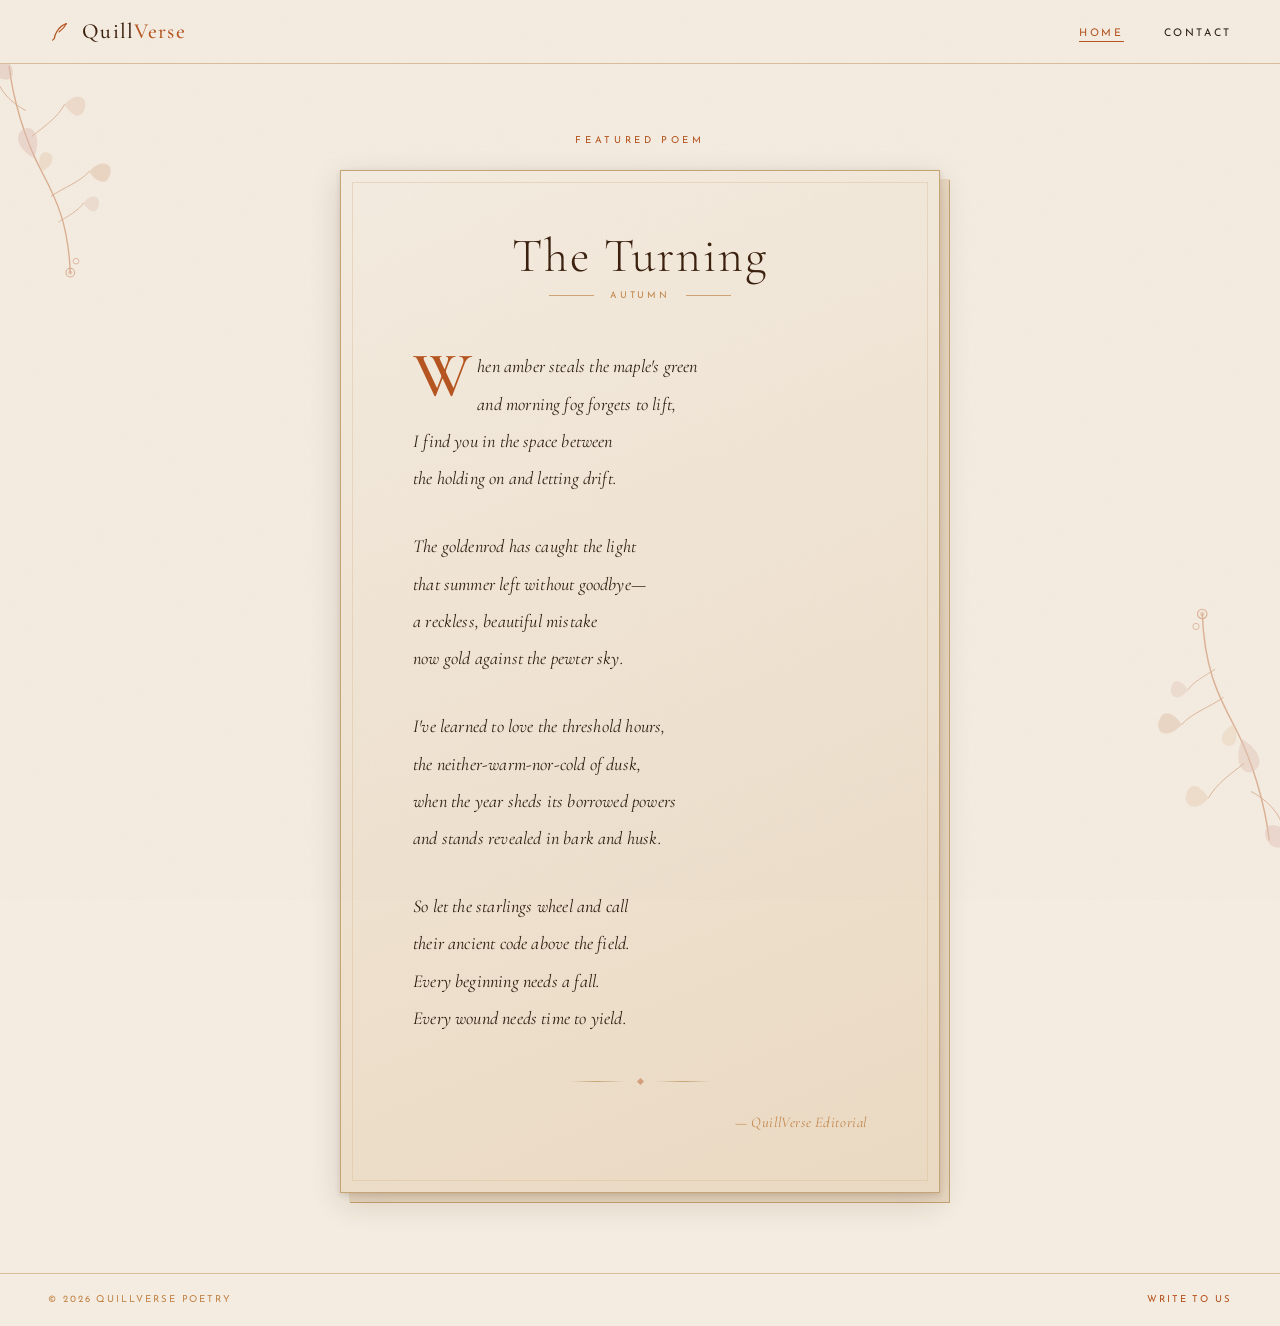
<file: index.html>
<!DOCTYPE html>
<html lang="en">
<head>
  <meta charset="UTF-8">
  <meta name="viewport" content="width=device-width, initial-scale=1.0">
  <title>QuillVerse — A Poetry Journal</title>
  <meta name="description" content="QuillVerse: poems shaped from silence and season.">
  <link rel="preconnect" href="https://fonts.googleapis.com">
  <link rel="preconnect" href="https://fonts.gstatic.com" crossorigin>
  <link href="https://fonts.googleapis.com/css2?family=Cormorant+Garamond:ital,wght@0,300;0,400;0,500;0,600;1,300;1,400;1,500&family=Josefin+Sans:wght@300;400;600&display=swap" rel="stylesheet">
  <link rel="stylesheet" href="style.css">
</head>
<body>

  <!-- Botanical corner decorations -->
  <div class="botanicals" aria-hidden="true">
    <!-- Top-left sprig -->
    <svg class="bot bot-tl" viewBox="0 0 220 270" fill="none" xmlns="http://www.w3.org/2000/svg">
      <path d="M18,12 C22,46 34,88 52,122 C68,152 80,178 82,228" stroke="#b5531e" stroke-width="1.4" stroke-linecap="round" fill="none"/>
      <path d="M35,58 C20,50 8,38 4,22" stroke="#b5531e" stroke-width="0.9" stroke-linecap="round" fill="none"/>
      <path d="M4,22 C-4,7 10,-2 19,10 C26,20 20,32 4,22Z" fill="#c4857a" fill-opacity="0.52"/>
      <path d="M42,85 C56,74 68,66 76,52" stroke="#b5531e" stroke-width="0.9" stroke-linecap="round" fill="none"/>
      <path d="M76,52 C88,37 103,44 96,59 C90,70 80,58 76,52Z" fill="#d4956a" fill-opacity="0.46"/>
      <path d="M44,108 C30,100 22,87 31,79 C40,71 54,82 44,108Z" fill="#c4857a" fill-opacity="0.48"/>
      <path d="M62,148 C76,138 91,134 102,122" stroke="#b5531e" stroke-width="0.9" stroke-linecap="round" fill="none"/>
      <path d="M102,122 C115,107 130,114 122,129 C116,139 104,127 102,122Z" fill="#b5531e" fill-opacity="0.36"/>
      <path d="M52,122 C46,110 51,98 60,103 C67,107 62,118 52,122Z" fill="#d4956a" fill-opacity="0.42"/>
      <circle cx="82" cy="228" r="4.5" stroke="#b5531e" stroke-width="1.1" fill="none"/>
      <circle cx="82" cy="228" r="2.2" fill="#b5531e" fill-opacity="0.48"/>
      <circle cx="88" cy="216" r="3" stroke="#b5531e" stroke-width="0.8" fill="none"/>
      <path d="M70,175 C80,168 90,164 96,155" stroke="#b5531e" stroke-width="0.8" stroke-linecap="round" fill="none"/>
      <path d="M96,155 C104,143 116,148 111,160 C107,169 98,160 96,155Z" fill="#c4857a" fill-opacity="0.38"/>
    </svg>
    <!-- Bottom-right (mirrored via rotate 180 in CSS) -->
    <svg class="bot bot-br" viewBox="0 0 220 270" fill="none" xmlns="http://www.w3.org/2000/svg">
      <path d="M18,12 C22,46 34,88 52,122 C68,152 80,178 82,228" stroke="#b5531e" stroke-width="1.4" stroke-linecap="round" fill="none"/>
      <path d="M35,58 C20,50 8,38 4,22" stroke="#b5531e" stroke-width="0.9" stroke-linecap="round" fill="none"/>
      <path d="M4,22 C-4,7 10,-2 19,10 C26,20 20,32 4,22Z" fill="#c4857a" fill-opacity="0.52"/>
      <path d="M42,85 C56,74 68,66 76,52" stroke="#b5531e" stroke-width="0.9" stroke-linecap="round" fill="none"/>
      <path d="M76,52 C88,37 103,44 96,59 C90,70 80,58 76,52Z" fill="#d4956a" fill-opacity="0.46"/>
      <path d="M44,108 C30,100 22,87 31,79 C40,71 54,82 44,108Z" fill="#c4857a" fill-opacity="0.48"/>
      <path d="M62,148 C76,138 91,134 102,122" stroke="#b5531e" stroke-width="0.9" stroke-linecap="round" fill="none"/>
      <path d="M102,122 C115,107 130,114 122,129 C116,139 104,127 102,122Z" fill="#b5531e" fill-opacity="0.36"/>
      <path d="M52,122 C46,110 51,98 60,103 C67,107 62,118 52,122Z" fill="#d4956a" fill-opacity="0.42"/>
      <circle cx="82" cy="228" r="4.5" stroke="#b5531e" stroke-width="1.1" fill="none"/>
      <circle cx="82" cy="228" r="2.2" fill="#b5531e" fill-opacity="0.48"/>
      <circle cx="88" cy="216" r="3" stroke="#b5531e" stroke-width="0.8" fill="none"/>
      <path d="M70,175 C80,168 90,164 96,155" stroke="#b5531e" stroke-width="0.8" stroke-linecap="round" fill="none"/>
      <path d="M96,155 C104,143 116,148 111,160 C107,169 98,160 96,155Z" fill="#c4857a" fill-opacity="0.38"/>
    </svg>
  </div>

  <!-- Navigation -->
  <nav class="site-nav" role="navigation" aria-label="Main">
    <a href="index.html" class="nav-logo" aria-label="QuillVerse home">
      <svg class="logo-quill" viewBox="0 0 24 24" fill="none" xmlns="http://www.w3.org/2000/svg" aria-hidden="true">
        <path d="M20 4C20 4 14 6 10 12C8 15 7 18 7 20" stroke="currentColor" stroke-width="1.3" stroke-linecap="round"/>
        <path d="M20 4C18 8 16 10 12 13" stroke="currentColor" stroke-width="1.3" stroke-linecap="round"/>
        <path d="M7 20L5 22" stroke="currentColor" stroke-width="1.3" stroke-linecap="round"/>
        <path d="M10 12C9 14 7.5 17 7 20" stroke="currentColor" stroke-width="1" stroke-linecap="round" opacity="0.5"/>
      </svg>
      <span class="logo-wordmark">Quill<span>Verse</span></span>
    </a>
    <ul class="nav-links" role="list">
      <li><a href="index.html" class="nav-link" aria-current="page">Home</a></li>
      <li><a href="contact.html" class="nav-link">Contact</a></li>
    </ul>
  </nav>

  <!-- Main content -->
  <main class="poem-page">

    <p class="poem-eyebrow">Featured Poem</p>

    <article class="poem-card card" aria-label="The Turning, a poem">

      <header>
        <h1 class="poem-title">The Turning</h1>
        <div class="poem-meta" aria-label="Season: Autumn">
          <span class="meta-rule" aria-hidden="true"></span>
          <span class="meta-label">Autumn</span>
          <span class="meta-rule" aria-hidden="true"></span>
        </div>
      </header>

      <div class="poem-body">

        <div class="stanza">
          <p>When amber steals the maple's green</p>
          <p>and morning fog forgets to lift,</p>
          <p>I find you in the space between</p>
          <p>the holding on and letting drift.</p>
        </div>

        <div class="stanza">
          <p>The goldenrod has caught the light</p>
          <p>that summer left without goodbye—</p>
          <p>a reckless, beautiful mistake</p>
          <p>now gold against the pewter sky.</p>
        </div>

        <div class="stanza">
          <p>I've learned to love the threshold hours,</p>
          <p>the neither-warm-nor-cold of dusk,</p>
          <p>when the year sheds its borrowed powers</p>
          <p>and stands revealed in bark and husk.</p>
        </div>

        <div class="stanza">
          <p>So let the starlings wheel and call</p>
          <p>their ancient code above the field.</p>
          <p>Every beginning needs a fall.</p>
          <p>Every wound needs time to yield.</p>
        </div>

      </div>

      <footer>
        <div class="poem-ornament" aria-hidden="true">
          <span class="ornament-rule"></span>
          <span class="ornament-gem"></span>
          <span class="ornament-rule"></span>
        </div>
        <p class="poem-attribution">— QuillVerse Editorial</p>
      </footer>

    </article>
  </main>

  <!-- Site footer -->
  <footer class="site-footer">
    <span class="footer-copy">&copy; 2026 QuillVerse Poetry</span>
    <a href="contact.html" class="footer-cta">Write to us</a>
  </footer>

</body>
</html>
</file>
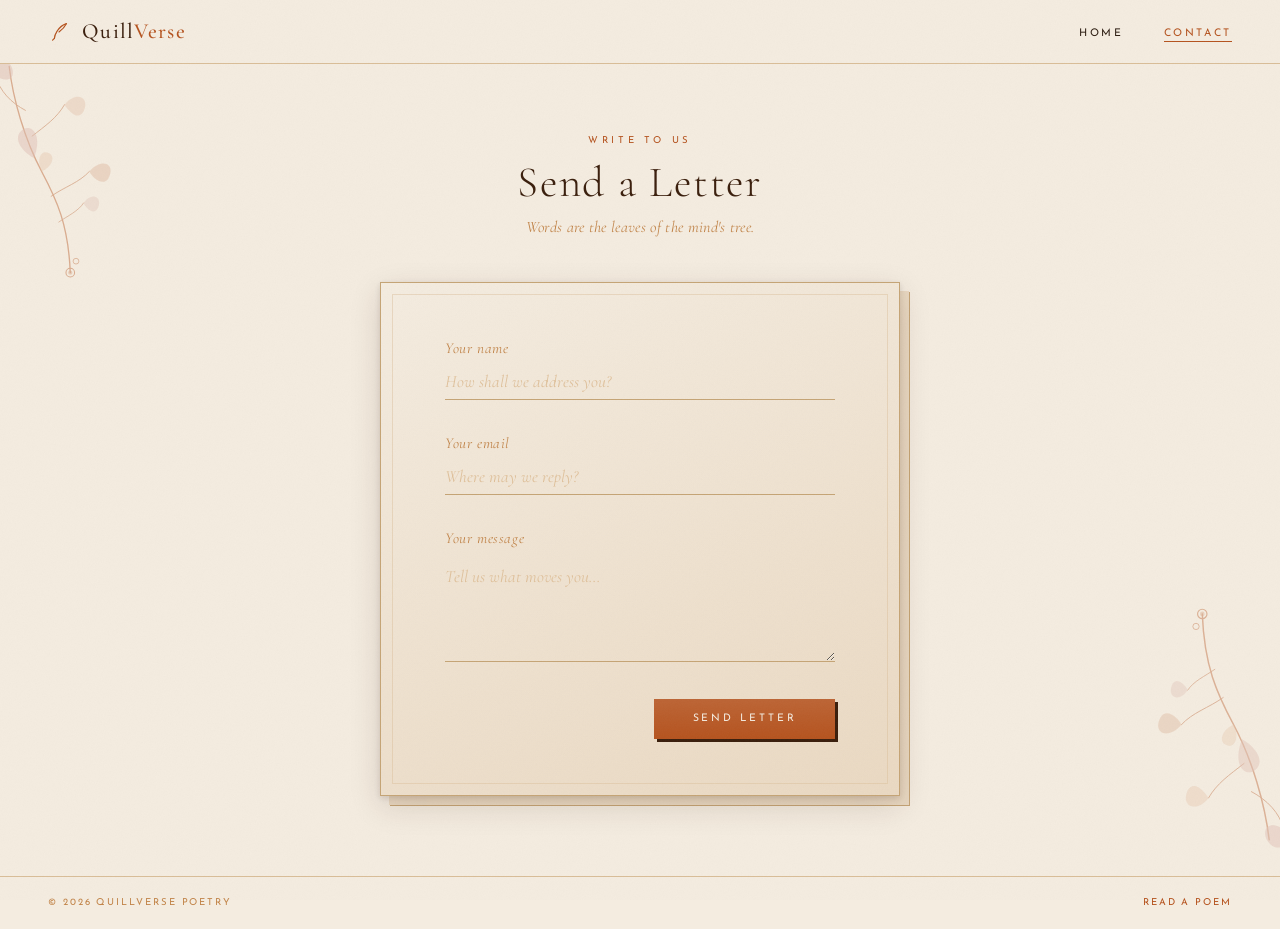
<file: contact.html>
<!DOCTYPE html>
<html lang="en">
<head>
  <meta charset="UTF-8">
  <meta name="viewport" content="width=device-width, initial-scale=1.0">
  <title>Contact — QuillVerse</title>
  <meta name="description" content="Send a letter to QuillVerse — we read every word.">
  <link rel="preconnect" href="https://fonts.googleapis.com">
  <link rel="preconnect" href="https://fonts.gstatic.com" crossorigin>
  <link href="https://fonts.googleapis.com/css2?family=Cormorant+Garamond:ital,wght@0,300;0,400;0,500;0,600;1,300;1,400;1,500&family=Josefin+Sans:wght@300;400;600&display=swap" rel="stylesheet">
  <link rel="stylesheet" href="style.css">
</head>
<body>

  <!-- Botanical corner decorations -->
  <div class="botanicals" aria-hidden="true">
    <svg class="bot bot-tl" viewBox="0 0 220 270" fill="none" xmlns="http://www.w3.org/2000/svg">
      <path d="M18,12 C22,46 34,88 52,122 C68,152 80,178 82,228" stroke="#b5531e" stroke-width="1.4" stroke-linecap="round" fill="none"/>
      <path d="M35,58 C20,50 8,38 4,22" stroke="#b5531e" stroke-width="0.9" stroke-linecap="round" fill="none"/>
      <path d="M4,22 C-4,7 10,-2 19,10 C26,20 20,32 4,22Z" fill="#c4857a" fill-opacity="0.52"/>
      <path d="M42,85 C56,74 68,66 76,52" stroke="#b5531e" stroke-width="0.9" stroke-linecap="round" fill="none"/>
      <path d="M76,52 C88,37 103,44 96,59 C90,70 80,58 76,52Z" fill="#d4956a" fill-opacity="0.46"/>
      <path d="M44,108 C30,100 22,87 31,79 C40,71 54,82 44,108Z" fill="#c4857a" fill-opacity="0.48"/>
      <path d="M62,148 C76,138 91,134 102,122" stroke="#b5531e" stroke-width="0.9" stroke-linecap="round" fill="none"/>
      <path d="M102,122 C115,107 130,114 122,129 C116,139 104,127 102,122Z" fill="#b5531e" fill-opacity="0.36"/>
      <path d="M52,122 C46,110 51,98 60,103 C67,107 62,118 52,122Z" fill="#d4956a" fill-opacity="0.42"/>
      <circle cx="82" cy="228" r="4.5" stroke="#b5531e" stroke-width="1.1" fill="none"/>
      <circle cx="82" cy="228" r="2.2" fill="#b5531e" fill-opacity="0.48"/>
      <circle cx="88" cy="216" r="3" stroke="#b5531e" stroke-width="0.8" fill="none"/>
      <path d="M70,175 C80,168 90,164 96,155" stroke="#b5531e" stroke-width="0.8" stroke-linecap="round" fill="none"/>
      <path d="M96,155 C104,143 116,148 111,160 C107,169 98,160 96,155Z" fill="#c4857a" fill-opacity="0.38"/>
    </svg>
    <svg class="bot bot-br" viewBox="0 0 220 270" fill="none" xmlns="http://www.w3.org/2000/svg">
      <path d="M18,12 C22,46 34,88 52,122 C68,152 80,178 82,228" stroke="#b5531e" stroke-width="1.4" stroke-linecap="round" fill="none"/>
      <path d="M35,58 C20,50 8,38 4,22" stroke="#b5531e" stroke-width="0.9" stroke-linecap="round" fill="none"/>
      <path d="M4,22 C-4,7 10,-2 19,10 C26,20 20,32 4,22Z" fill="#c4857a" fill-opacity="0.52"/>
      <path d="M42,85 C56,74 68,66 76,52" stroke="#b5531e" stroke-width="0.9" stroke-linecap="round" fill="none"/>
      <path d="M76,52 C88,37 103,44 96,59 C90,70 80,58 76,52Z" fill="#d4956a" fill-opacity="0.46"/>
      <path d="M44,108 C30,100 22,87 31,79 C40,71 54,82 44,108Z" fill="#c4857a" fill-opacity="0.48"/>
      <path d="M62,148 C76,138 91,134 102,122" stroke="#b5531e" stroke-width="0.9" stroke-linecap="round" fill="none"/>
      <path d="M102,122 C115,107 130,114 122,129 C116,139 104,127 102,122Z" fill="#b5531e" fill-opacity="0.36"/>
      <path d="M52,122 C46,110 51,98 60,103 C67,107 62,118 52,122Z" fill="#d4956a" fill-opacity="0.42"/>
      <circle cx="82" cy="228" r="4.5" stroke="#b5531e" stroke-width="1.1" fill="none"/>
      <circle cx="82" cy="228" r="2.2" fill="#b5531e" fill-opacity="0.48"/>
      <circle cx="88" cy="216" r="3" stroke="#b5531e" stroke-width="0.8" fill="none"/>
      <path d="M70,175 C80,168 90,164 96,155" stroke="#b5531e" stroke-width="0.8" stroke-linecap="round" fill="none"/>
      <path d="M96,155 C104,143 116,148 111,160 C107,169 98,160 96,155Z" fill="#c4857a" fill-opacity="0.38"/>
    </svg>
  </div>

  <!-- Navigation -->
  <nav class="site-nav" role="navigation" aria-label="Main">
    <a href="index.html" class="nav-logo" aria-label="QuillVerse home">
      <svg class="logo-quill" viewBox="0 0 24 24" fill="none" xmlns="http://www.w3.org/2000/svg" aria-hidden="true">
        <path d="M20 4C20 4 14 6 10 12C8 15 7 18 7 20" stroke="currentColor" stroke-width="1.3" stroke-linecap="round"/>
        <path d="M20 4C18 8 16 10 12 13" stroke="currentColor" stroke-width="1.3" stroke-linecap="round"/>
        <path d="M7 20L5 22" stroke="currentColor" stroke-width="1.3" stroke-linecap="round"/>
        <path d="M10 12C9 14 7.5 17 7 20" stroke="currentColor" stroke-width="1" stroke-linecap="round" opacity="0.5"/>
      </svg>
      <span class="logo-wordmark">Quill<span>Verse</span></span>
    </a>
    <ul class="nav-links" role="list">
      <li><a href="index.html" class="nav-link">Home</a></li>
      <li><a href="contact.html" class="nav-link" aria-current="page">Contact</a></li>
    </ul>
  </nav>

  <!-- Main content -->
  <main class="contact-page">

    <header class="contact-header">
      <span class="contact-eyebrow">Write to us</span>
      <h1 class="contact-title">Send a Letter</h1>
      <p class="contact-epigraph">Words are the leaves of the mind's tree.</p>
    </header>

    <div class="contact-card card">

      <form
        class="contact-form"
        name="contact"
        method="POST"
        netlify
        novalidate
        id="contactForm"
      >
        <input type="hidden" name="form-name" value="contact">

        <div class="form-group">
          <label class="form-label" for="name">Your name</label>
          <input
            class="form-input"
            type="text"
            id="name"
            name="name"
            placeholder="How shall we address you?"
            autocomplete="name"
            required
          >
        </div>

        <div class="form-group">
          <label class="form-label" for="email">Your email</label>
          <input
            class="form-input"
            type="email"
            id="email"
            name="email"
            placeholder="Where may we reply?"
            autocomplete="email"
            required
          >
        </div>

        <div class="form-group">
          <label class="form-label" for="message">Your message</label>
          <textarea
            class="form-textarea"
            id="message"
            name="message"
            placeholder="Tell us what moves you..."
            required
          ></textarea>
        </div>

        <div class="form-footer">
          <button class="btn-send" type="submit">Send Letter</button>
        </div>

      </form>

      <!-- Success message (shown after JS-intercepted submit) -->
      <div class="form-success" id="formSuccess" aria-live="polite" role="status">
        <span class="success-glyph" aria-hidden="true">&#10022;</span>
        <p class="success-text">
          Your letter has arrived.<br>
          <em>We will read it carefully.</em>
        </p>
      </div>

    </div>
  </main>

  <!-- Site footer -->
  <footer class="site-footer">
    <span class="footer-copy">&copy; 2026 QuillVerse Poetry</span>
    <a href="index.html" class="footer-cta">Read a poem</a>
  </footer>

  <script>
    // Graceful enhancement: show inline success if JS available,
    // otherwise the form submits naturally to Netlify.
    const form = document.getElementById('contactForm');
    const success = document.getElementById('formSuccess');

    if (form && success) {
      form.addEventListener('submit', function (e) {
        // Only intercept if all fields are filled
        const name = form.querySelector('#name').value.trim();
        const email = form.querySelector('#email').value.trim();
        const message = form.querySelector('#message').value.trim();

        if (!name || !email || !message) return; // let native validation handle

        e.preventDefault();

        const data = new FormData(form);

        fetch('/', {
          method: 'POST',
          headers: { 'Content-Type': 'application/x-www-form-urlencoded' },
          body: new URLSearchParams(data).toString(),
        })
          .then(() => {
            form.style.display = 'none';
            success.classList.add('visible');
          })
          .catch(() => {
            // Fall back to native submission on fetch error
            form.submit();
          });
      });
    }
  </script>

</body>
</html>
</file>
<file: style.css>
@import url('https://fonts.googleapis.com/css2?family=Cormorant+Garamond:ital,wght@0,300;0,400;0,500;0,600;1,300;1,400;1,500&family=Josefin+Sans:wght@300;400;600&display=swap');

*, *::before, *::after { box-sizing: border-box; margin: 0; padding: 0; }

:root {
  --parchment:    #f4ece0;
  --parchment-2:  #ead9c2;
  --parchment-3:  #e0ceae;
  --sienna:       #b5531e;
  --sienna-light: #cb7040;
  --amber:        #c2854a;
  --sand:         #dfc09a;
  --mahogany:     #3a1e0c;
  --espresso:     #2c1c10;
  --rose:         #c07870;
  --shadow:       rgba(58, 30, 12, 0.14);
  --border:       #c5a475;
  --border-light: #d9bd97;
}

html { scroll-behavior: smooth; }

body {
  font-family: 'Cormorant Garamond', Georgia, serif;
  background-color: var(--parchment);
  color: var(--espresso);
  min-height: 100vh;
  display: flex;
  flex-direction: column;
  position: relative;
}

/* Grain texture for paper feel */
body::after {
  content: '';
  position: fixed;
  inset: 0;
  background-image: url("data:image/svg+xml,%3Csvg xmlns='http://www.w3.org/2000/svg' width='400' height='400'%3E%3Cfilter id='n' x='0' y='0'%3E%3CfeTurbulence type='fractalNoise' baseFrequency='0.85' numOctaves='4' stitchTiles='stitch'/%3E%3CfeColorMatrix type='saturate' values='0'/%3E%3C/filter%3E%3Crect width='400' height='400' filter='url(%23n)'/%3E%3C/svg%3E");
  opacity: 0.038;
  pointer-events: none;
  z-index: 9999;
}

/* ─── NAVIGATION ─────────────────────────────────── */
.site-nav {
  position: sticky;
  top: 0;
  z-index: 100;
  display: flex;
  align-items: center;
  justify-content: space-between;
  padding: 1.15rem 3rem;
  background: var(--parchment);
  border-bottom: 1px solid var(--border-light);
}

.nav-logo {
  display: flex;
  align-items: center;
  gap: 0.75rem;
  text-decoration: none;
}

.logo-quill {
  width: 22px;
  height: 22px;
  color: var(--sienna);
  flex-shrink: 0;
}

.logo-wordmark {
  font-family: 'Cormorant Garamond', serif;
  font-size: 1.35rem;
  font-weight: 500;
  letter-spacing: 0.06em;
  color: var(--mahogany);
}

.logo-wordmark span {
  color: var(--sienna);
}

.nav-links {
  list-style: none;
  display: flex;
  gap: 2.5rem;
  align-items: center;
}

.nav-link {
  font-family: 'Josefin Sans', sans-serif;
  font-size: 0.66rem;
  letter-spacing: 0.25em;
  text-transform: uppercase;
  text-decoration: none;
  color: var(--espresso);
  position: relative;
  padding-bottom: 3px;
  transition: color 0.25s;
}

.nav-link::after {
  content: '';
  position: absolute;
  bottom: 0;
  left: 0;
  width: 0;
  height: 1px;
  background: var(--sienna);
  transition: width 0.3s ease;
}

.nav-link:hover            { color: var(--sienna); }
.nav-link:hover::after     { width: 100%; }
.nav-link[aria-current]::after { width: 100%; }
.nav-link[aria-current]    { color: var(--sienna); }

/* ─── BOTANICAL CORNER DECORATIONS ───────────────── */
.botanicals {
  position: fixed;
  inset: 0;
  pointer-events: none;
  z-index: 0;
  overflow: hidden;
}

.bot { position: absolute; }
.bot-tl { top: 55px;  left: -8px;  width: 210px; opacity: 0.42; }
.bot-br { bottom: 48px; right: -8px; width: 230px; opacity: 0.38; transform: rotate(180deg); }
.bot-tr { top: 55px;  right: -8px; width: 170px; opacity: 0.28; transform: scaleX(-1) rotate(-10deg); }

/* ─── SHARED CARD ────────────────────────────────── */
.card {
  background: linear-gradient(158deg, var(--parchment) 0%, var(--parchment-2) 100%);
  border: 1px solid var(--border);
  position: relative;
  box-shadow:
    0 2px 6px var(--shadow),
    0 10px 30px var(--shadow),
    9px 9px 0 var(--parchment-2),
    10px 10px 0 var(--border);
}

.card::before {
  content: '';
  position: absolute;
  inset: 11px;
  border: 1px solid var(--border-light);
  opacity: 0.45;
  pointer-events: none;
}

/* ─── SITE FOOTER ────────────────────────────────── */
.site-footer {
  border-top: 1px solid var(--border-light);
  padding: 1.35rem 3rem;
  display: flex;
  justify-content: space-between;
  align-items: center;
  margin-top: auto;
  position: relative;
  z-index: 1;
}

.footer-copy {
  font-family: 'Josefin Sans', sans-serif;
  font-size: 0.6rem;
  letter-spacing: 0.2em;
  text-transform: uppercase;
  color: var(--amber);
}

.footer-cta {
  font-family: 'Josefin Sans', sans-serif;
  font-size: 0.6rem;
  letter-spacing: 0.2em;
  text-transform: uppercase;
  color: var(--sienna);
  text-decoration: none;
  transition: opacity 0.2s;
}
.footer-cta:hover { opacity: 0.65; }

/* ─── POEM PAGE ──────────────────────────────────── */
.poem-page {
  flex: 1;
  position: relative;
  z-index: 1;
  display: flex;
  flex-direction: column;
  align-items: center;
  justify-content: center;
  padding: 4.5rem 2rem 5rem;
}

.poem-eyebrow {
  font-family: 'Josefin Sans', sans-serif;
  font-size: 0.6rem;
  letter-spacing: 0.38em;
  text-transform: uppercase;
  color: var(--sienna);
  text-align: center;
  margin-bottom: 1.6rem;
  animation: fadeSlideUp 0.5s ease 0.05s both;
}

.poem-card {
  max-width: 600px;
  width: 100%;
  padding: 3.8rem 4.5rem;
  animation: fadeSlideUp 0.7s ease 0.15s both;
}

.poem-title {
  font-family: 'Cormorant Garamond', serif;
  font-size: 3rem;
  font-weight: 300;
  letter-spacing: 0.04em;
  color: var(--mahogany);
  text-align: center;
  line-height: 1;
  margin-bottom: 0.7rem;
}

.poem-meta {
  display: flex;
  align-items: center;
  justify-content: center;
  gap: 1rem;
  margin-bottom: 3rem;
}

.meta-rule {
  height: 1px;
  width: 2.8rem;
  background: var(--amber);
  opacity: 0.7;
}

.meta-label {
  font-family: 'Josefin Sans', sans-serif;
  font-size: 0.58rem;
  letter-spacing: 0.3em;
  text-transform: uppercase;
  color: var(--amber);
}

.poem-body {
  display: flex;
  flex-direction: column;
  gap: 1.9rem;
}

.stanza p {
  font-family: 'Cormorant Garamond', serif;
  font-size: 1.14rem;
  font-style: italic;
  line-height: 2.05;
  color: var(--espresso);
  letter-spacing: 0.01em;
}

/* Drop cap */
.stanza:first-child p:first-child::first-letter {
  font-family: 'Cormorant Garamond', serif;
  font-size: 4rem;
  font-weight: 600;
  font-style: normal;
  float: left;
  line-height: 0.72;
  margin-right: 0.08em;
  margin-top: 0.08em;
  color: var(--sienna);
}

.poem-ornament {
  display: flex;
  align-items: center;
  gap: 0.8rem;
  justify-content: center;
  margin: 2.6rem 0 1.8rem;
}

.ornament-gem {
  width: 5px;
  height: 5px;
  transform: rotate(45deg);
  background: var(--sienna);
  opacity: 0.45;
}

.ornament-rule {
  height: 1px;
  width: 3.5rem;
  background: linear-gradient(to right, transparent, var(--border), transparent);
}

.poem-attribution {
  font-family: 'Cormorant Garamond', serif;
  font-style: italic;
  font-size: 0.92rem;
  color: var(--amber);
  text-align: right;
  letter-spacing: 0.04em;
}

/* ─── CONTACT PAGE ───────────────────────────────── */
.contact-page {
  flex: 1;
  position: relative;
  z-index: 1;
  display: flex;
  flex-direction: column;
  align-items: center;
  justify-content: center;
  padding: 4.5rem 2rem 5rem;
}

.contact-header {
  text-align: center;
  margin-bottom: 2.8rem;
  animation: fadeSlideUp 0.5s ease 0.05s both;
}

.contact-eyebrow {
  font-family: 'Josefin Sans', sans-serif;
  font-size: 0.6rem;
  letter-spacing: 0.38em;
  text-transform: uppercase;
  color: var(--sienna);
  display: block;
  margin-bottom: 1rem;
}

.contact-title {
  font-family: 'Cormorant Garamond', serif;
  font-size: 2.7rem;
  font-weight: 300;
  letter-spacing: 0.04em;
  color: var(--mahogany);
  line-height: 1;
  margin-bottom: 0.8rem;
}

.contact-epigraph {
  font-family: 'Cormorant Garamond', serif;
  font-style: italic;
  font-size: 1rem;
  color: var(--amber);
  letter-spacing: 0.02em;
}

.contact-card {
  max-width: 520px;
  width: 100%;
  padding: 3.5rem 4rem;
  animation: fadeSlideUp 0.7s ease 0.15s both;
}

.contact-form {
  display: flex;
  flex-direction: column;
  gap: 2.1rem;
}

.form-group {
  display: flex;
  flex-direction: column;
  gap: 0.45rem;
}

.form-label {
  font-family: 'Cormorant Garamond', serif;
  font-style: italic;
  font-size: 0.95rem;
  color: var(--amber);
  letter-spacing: 0.04em;
  transition: color 0.25s;
}

.form-group:focus-within .form-label {
  color: var(--sienna);
}

.form-input,
.form-textarea {
  font-family: 'Cormorant Garamond', serif;
  font-size: 1.08rem;
  color: var(--espresso);
  background: transparent;
  border: none;
  border-bottom: 1px solid var(--border);
  padding: 0.45rem 0 0.45rem;
  outline: none;
  width: 100%;
  transition: border-color 0.25s;
  appearance: none;
}

.form-input:focus,
.form-textarea:focus {
  border-bottom-color: var(--sienna);
}

.form-input::placeholder,
.form-textarea::placeholder {
  color: var(--sand);
  font-style: italic;
}

.form-textarea {
  resize: vertical;
  min-height: 108px;
  line-height: 1.85;
}

.form-footer {
  display: flex;
  justify-content: flex-end;
  margin-top: 0.2rem;
}

.btn-send {
  font-family: 'Josefin Sans', sans-serif;
  font-size: 0.65rem;
  letter-spacing: 0.28em;
  text-transform: uppercase;
  color: var(--parchment);
  background: var(--sienna);
  border: none;
  padding: 0.9rem 2.4rem;
  cursor: pointer;
  position: relative;
  overflow: hidden;
  transition: background 0.25s, transform 0.15s, box-shadow 0.25s;
  box-shadow: 3px 3px 0 var(--mahogany);
}

.btn-send::before {
  content: '';
  position: absolute;
  inset: 0;
  background: linear-gradient(to bottom, rgba(255,255,255,0.1), transparent);
  pointer-events: none;
}

.btn-send:hover {
  background: var(--mahogany);
  transform: translate(-1px, -1px);
  box-shadow: 4px 4px 0 var(--sienna);
}

.btn-send:active {
  transform: translate(1px, 1px);
  box-shadow: 2px 2px 0 var(--mahogany);
}

/* Success message */
.form-success {
  display: none;
  text-align: center;
  padding: 1.5rem 0 0.5rem;
}

.form-success.visible {
  display: block;
  animation: fadeSlideUp 0.5s ease both;
}

.success-glyph {
  color: var(--sienna);
  font-size: 1.4rem;
  margin-bottom: 0.8rem;
  display: block;
}

.success-text {
  font-family: 'Cormorant Garamond', serif;
  font-style: italic;
  font-size: 1.05rem;
  color: var(--amber);
  line-height: 1.7;
}

/* ─── ANIMATIONS ─────────────────────────────────── */
@keyframes fadeSlideUp {
  from { opacity: 0; transform: translateY(18px); }
  to   { opacity: 1; transform: translateY(0); }
}

/* ─── RESPONSIVE ─────────────────────────────────── */
@media (max-width: 640px) {
  .site-nav { padding: 1rem 1.3rem; }
  .poem-card,
  .contact-card { padding: 2.4rem 1.8rem; }
  .poem-title  { font-size: 2.1rem; }
  .contact-title { font-size: 2rem; }
  .site-footer { padding: 1.2rem 1.3rem; flex-direction: column; gap: 0.5rem; text-align: center; }
  .bot-br, .bot-tr { display: none; }
  .bot-tl { width: 150px; opacity: 0.3; }
}
</file>
